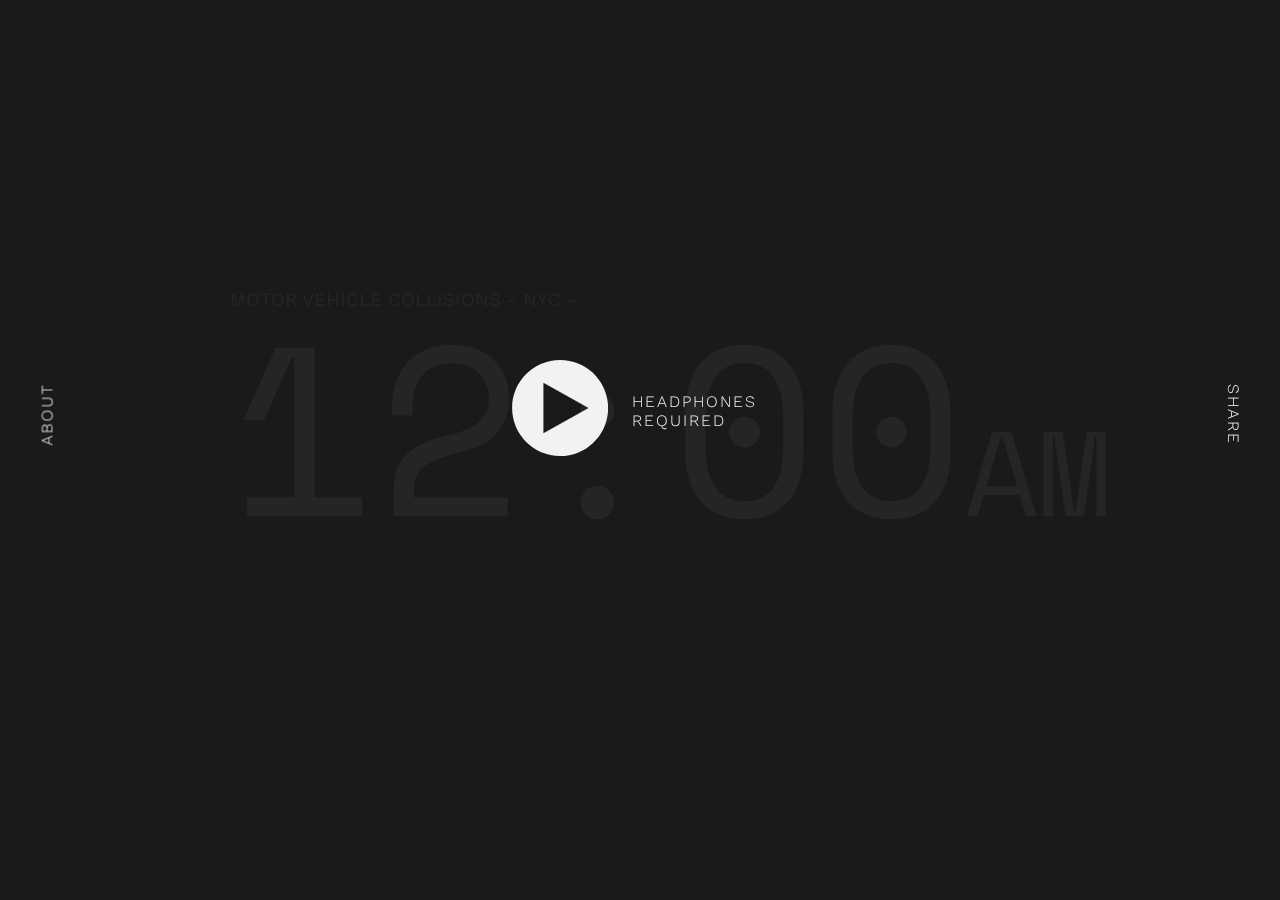
<file: final-project/index.html>
<!DOCTYPE html>
<html>
  <head>
    <meta charset="utf-8">
    <meta http-equiv="X-UA-Compatible" content="IE=edge,chrome=1">
    <meta name="viewport" content="width=device-width">

    <title>MVC Sonification</title>

    <script src="https://d3js.org/d3.v4.min.js"></script>
    <script type="text/javascript"  src="is.js"></script>

    <link href="https://fonts.googleapis.com/css?family=Space+Mono|Work+Sans:300,400" rel="stylesheet">
    <link href="style.css" rel="stylesheet">

    <link rel="stylesheet" href="">

  </head>

  <body>

    <div id="playButton" class="nav play">
      <img src="images/playbutton.svg">
      <p>Headphones<br/>Required</p>
    </div>

    <div id="aboutLink" class="nav" onclick="document.getElementById('about').style.display='block';">
      About
    </div>

    <div id="shareLink" class="nav" onclick="showShare()">
      Share
    </div>

    <div id="shareButtons">

      <img id="closeShare" src="images/closeButton.svg" onclick="hideShare()" />

      <a href="mailto:?Subject=Simple Share Buttons&amp;Body=I%20thought%20you%20might%20be%20interested%20in%20this%20sonfication%20of%20NYC%20Motor%20Vehicle%20Collisions:%20 https://www.rileyhoonan.com/mvc" target="blank">
        <img class="shareButton" src="images/email.svg" onclick="hideShare()" />
      </a>

      <a href="https://twitter.com/share?url=https://www.rileyhoonan.com/mvc&amp;text=NYC%20Motor%20Vehicle%20Collisions&amp;hashtags=nyc" target="blank">
        <img class="shareButton" src="images/tweet.svg" onclick="hideShare()" />
      </a>

      <a href="http://www.facebook.com/sharer.php?u=https://www.rileyhoonan.com/mvc" target="blank">
        <img class="shareButton" src="images/fb.svg" onclick="hideShare()" />
      </a>

      <a href="http://www.tumblr.com/share/link?url=https://www.rileyhoonan.com/mvc&amp;title=NYC Motor Vehicle Collisions" target="blank">
        <img class="shareButton" src="images/tumblr.svg" onclick="hideShare()" />
      </a>

    </div>

    <div id="about">
      <img id="closeButton" src="images/closeButton.svg" onclick="document.getElementById('about').style.display='none';"/>
      <p>Data disassociation is the state of information numbness caused by the deluge by figures and statistics in our daily lives. This web app attempts to remedy said disassociation by giving sound to the lived experiences behind a spreadsheet.</p>
      <p>Specifically, it is a sonification of the Motor Vehicle Collision data available on <a href="https://opendata.cityofnewyork.us/">NYC&rsquo;s OpenData portal</a> for the date <span id="date"></span>.</p>
      <p>The web application plays a collision sound for each collision event in the 24-hour period, compressed into roughly 2.5 minutes. Sounds are randomly selected per event, so each playback is unique. The sounds are gathered from dashcam and security footage of collisions, but are not specific to the collisions they represent. </p>
      <p>Sounds are spatialized as though the listener were in the <a href="https://www.google.com/maps/place/40%C2%B046'59.2%22N+73%C2%B058'16.3%22W/@40.7831,-73.973394,17z/data=!3m1!4b1!4m5!3m4!1s0x0:0x0!8m2!3d40.7831!4d-73.9712">center of Manhattan</a> and all of NYC was within hearing distance. </p>
      <div id="aboutFooter">Made by Riley Hoonan | Parsons Spring 2017 <br /> Exhibited in 4-channel surround sound at <a href="http://anywaysnyc.com/">Anyways Here&rsquo;s the Thing</a> May 1st 2017 for 'Sonic Mesh'</div>
    </div>

    <div id="container" class="pause">

      <h3>Motor Vehicle Collisions - NYC - <span id="date"></span></h3>
      <h1 id="clock">12:00<span id="ampm">am</span></h1>

    </div>

    <pre></pre>

  </body>

  <script type="text/javascript" src="dataPanner.js"></script>

  </html>
</file>
<file: final-project/style.css>
body {
  color: #f2f2f2;
  background-color: #1a1a1a;
  font-family: 'Work Sans', sans-serif;
  width: 100vw; /* doesn't seem to work in mobile??? */
  max-width:100%;
  overflow: hidden;
}

h3 {
  font-weight: normal;
  text-transform: uppercase;
  /*border-bottom: 1px solid #f2f2f2;*/
}

h1#clock {
  font-family: 'Space Mono', monospace;
  font-size: 1500%;
  font-weight: normal;
  margin: 0 auto;
  line-height: 80%;
}

span#ampm {
  font-size: 50%;
  text-transform: uppercase;
}

#container {
  width: 70%;
  position: fixed;
  top: 30%;
  left: 18%;
  z-index: 1;
  opacity: .05;
}

.button {
  border: 4px solid #f2f2f2;
  padding: 10px;
  margin: 10px;
  width: 100px;
  text-align: center;
  letter-spacing: 2px;
}

#entrance {
  width: 20%;
  /*height: 30%;*/
  background-color: #f2f2f2;
  padding: 5%;
  position: absolute;
  top: 30%;
  left: 30%;
  box-shadow: 0 0 12px 0 rgba(175,175,175,0.50);
}

#entrance p{
  margin: 0 0 2em 0;
  padding: 0;
  color: #222;
}

.icon {
  width: 2em;
  opacity: .1;
  margin: 2em 0 1em 1em;
}

.icon:hover {
  opacity: .3;
}

#pausePlay {
  width: 8em;
  height: 3em;
  position: absolute;
  top: 0;
  right: 0;
}

#about {
  width: 80%;
  padding: 5em;
  margin: 5em auto 0 auto;
  max-width: 800px;
  background-color: #222;
  box-shadow: 0 0 25px 0 rgba(0,0,0,0.50);
  position: relative;
  z-index: 10;
  display: none;
}

#about p {
  margin-top: 0;
  font-weight: 300;
  font-size: 1.25em;
  line-height: 1.5em;
}

#about a {
  color: #f2f2f2;
}

#aboutFooter {
  font-weight: 300;
}

#closeButton {
  width: 1.5em;
  height: 1.5em;
  position: absolute;
  top: 2em;
  right: 2em;
  cursor: pointer;
}

.nav {
  text-transform: uppercase;
  letter-spacing: 2px;
  font-weight: 300;
  cursor: pointer;
}

#playButton {
  height: 6em;
  width: 20%;
  position: absolute;
  left: 40%;
  top: 40%;
  z-index: 10;
}

#playButton img {
  width: 6em;
  height: 6em;
  float: left;
  margin-right: 1.5em;
}

#playButton p {
  position: relative;
  top: 1em;
}

#aboutLink {
  -ms-transform: rotate(-90deg); /* IE 9 */
  -webkit-transform: rotate(-90deg); /* Chrome, Safari, Opera */
  transform: rotate(-90deg);
  position: fixed;
  top: 45%;
  left: 1em;
}

#shareLink {
  -ms-transform: rotate(90deg); /* IE 9 */
  -webkit-transform: rotate(90deg); /* Chrome, Safari, Opera */
  transform: rotate(90deg);
  position: fixed;
  top: 45%;
  right: 1em;
  z-index: 999;
  cursor: pointer;
}

#closeShare {
  width: 1.2em;
  height: 1.2em;
  margin: .5em;
  cursor: pointer;
}

#shareButtons {
  z-index: 999;
  position: absolute;
  right: -4em;
  top: 33%;
  height: 30%;
  width: 4em;
  text-align: center;
}

.shareButton {
  width: 3em;
  height: 3em;
  padding: 0;
  margin: 0;
}

a {
  text-decoration: none;
}

.pause {
  cursor: pointer;
}

@media only screen and (min-device-width : 375px)
  and (max-device-width : 667px)
  and (orientation : portrait) {

    #container {
      top: 37%;
    }

    h1#clock {
      font-size: 400%;
    }

    h3 {
      font-size: .6em;
    }


}
</file>
